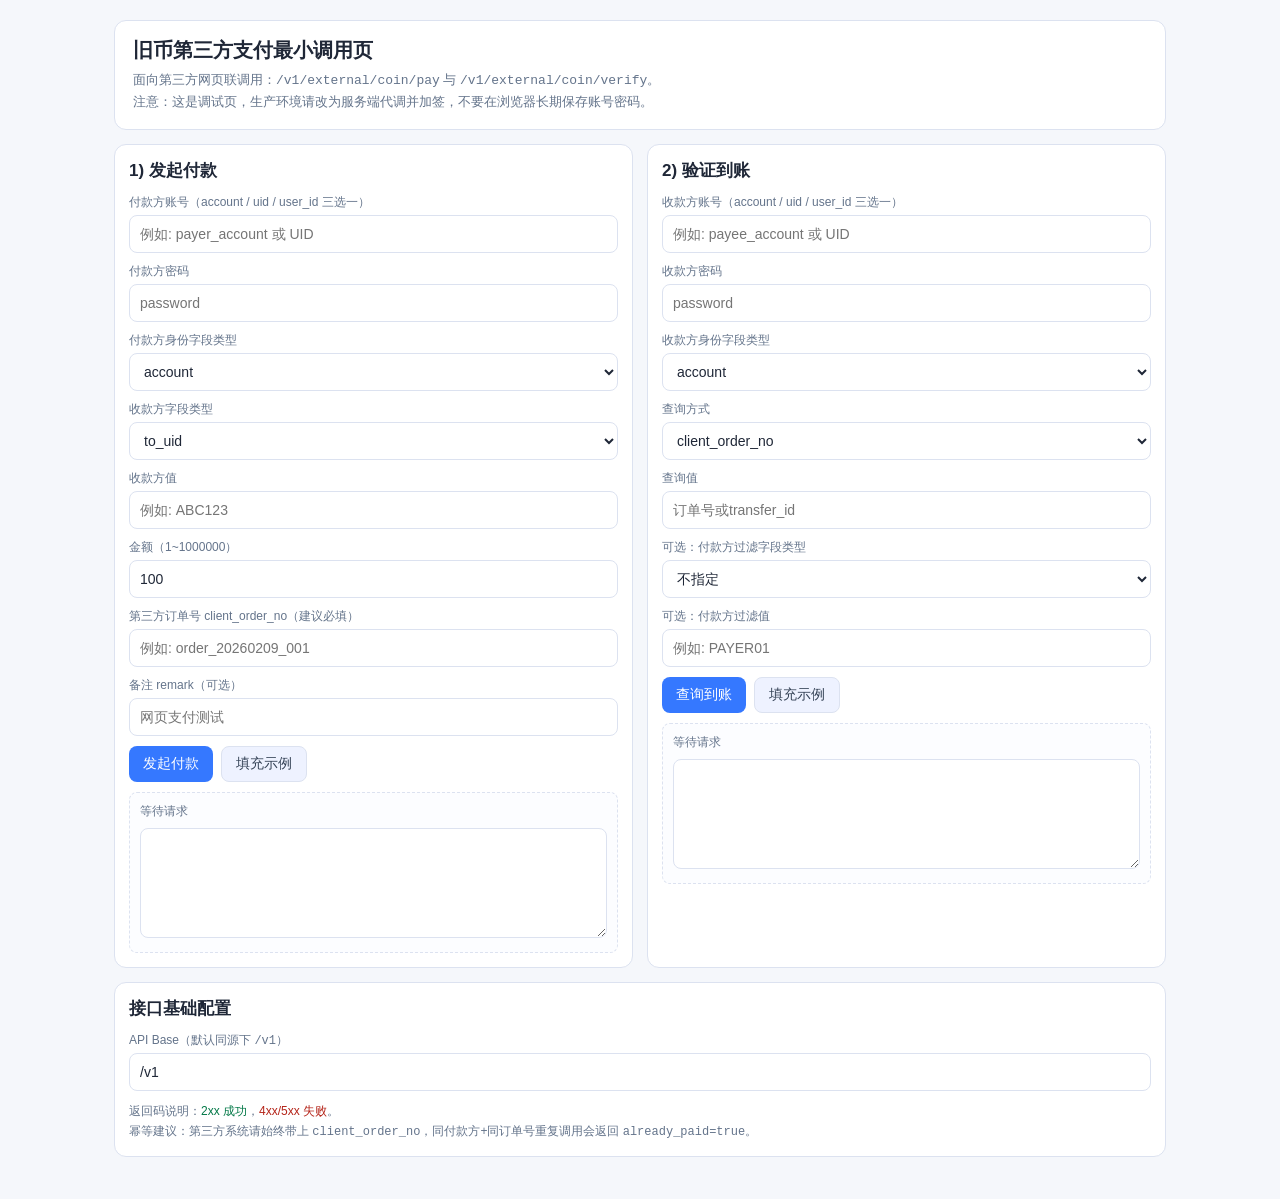
<file: webapp/coin-tool.html>
<!DOCTYPE html>
<html lang="zh-CN">
<head>
  <meta charset="UTF-8" />
  <meta name="viewport" content="width=device-width, initial-scale=1.0" />
  <title>旧币第三方支付调试页</title>
  <style>
    :root {
      --bg: #f5f7fb;
      --surface: #ffffff;
      --line: #dce2f0;
      --text: #1f2737;
      --muted: #64748b;
      --primary: #3578ff;
      --primary-hover: #2a63d6;
      --danger: #b42318;
    }
    * { box-sizing: border-box; }
    body {
      margin: 0;
      font-family: -apple-system, BlinkMacSystemFont, "Segoe UI", Roboto, "PingFang SC", "Microsoft YaHei", sans-serif;
      background: var(--bg);
      color: var(--text);
    }
    .wrap {
      max-width: 1080px;
      margin: 20px auto;
      padding: 0 14px 24px;
    }
    .header {
      background: var(--surface);
      border: 1px solid var(--line);
      border-radius: 12px;
      padding: 16px 18px;
      margin-bottom: 14px;
    }
    .header h1 {
      margin: 0;
      font-size: 20px;
    }
    .sub {
      margin-top: 6px;
      font-size: 13px;
      color: var(--muted);
      line-height: 1.6;
    }
    .grid {
      display: grid;
      grid-template-columns: 1fr;
      gap: 14px;
    }
    @media (min-width: 960px) {
      .grid { grid-template-columns: 1fr 1fr; }
    }
    .card {
      background: var(--surface);
      border: 1px solid var(--line);
      border-radius: 12px;
      padding: 14px;
    }
    .card h2 {
      margin: 0 0 12px;
      font-size: 17px;
    }
    .row {
      margin-bottom: 10px;
    }
    .row label {
      display: block;
      margin-bottom: 4px;
      font-size: 12px;
      color: var(--muted);
    }
    input, select, textarea {
      width: 100%;
      border: 1px solid var(--line);
      border-radius: 8px;
      min-height: 38px;
      padding: 8px 10px;
      font-size: 14px;
      color: var(--text);
      background: #fff;
      outline: none;
    }
    input:focus, select:focus, textarea:focus {
      border-color: var(--primary);
      box-shadow: 0 0 0 2px rgba(53, 120, 255, 0.15);
    }
    textarea {
      min-height: 110px;
      resize: vertical;
      font-family: ui-monospace, SFMono-Regular, Menlo, Consolas, monospace;
      font-size: 12px;
    }
    .actions {
      display: flex;
      gap: 8px;
      flex-wrap: wrap;
      margin-top: 8px;
    }
    button {
      min-height: 36px;
      border: 0;
      border-radius: 8px;
      padding: 0 14px;
      font-size: 14px;
      cursor: pointer;
      background: var(--primary);
      color: #fff;
    }
    button:hover { background: var(--primary-hover); }
    button.secondary {
      background: #eef2ff;
      color: #334155;
      border: 1px solid var(--line);
    }
    .result {
      margin-top: 10px;
      border: 1px dashed var(--line);
      border-radius: 8px;
      padding: 10px;
      background: #fcfdff;
    }
    .meta {
      font-size: 12px;
      color: var(--muted);
      margin-bottom: 8px;
    }
    .ok { color: #037847; }
    .err { color: var(--danger); }
    .hint {
      margin-top: 8px;
      font-size: 12px;
      color: var(--muted);
      line-height: 1.7;
    }
  </style>
</head>
<body>
  <div class="wrap">
    <div class="header">
      <h1>旧币第三方支付最小调用页</h1>
      <div class="sub">
        面向第三方网页联调用：<code>/v1/external/coin/pay</code> 与 <code>/v1/external/coin/verify</code>。<br/>
        注意：这是调试页，生产环境请改为服务端代调并加签，不要在浏览器长期保存账号密码。
      </div>
    </div>

    <div class="grid">
      <div class="card">
        <h2>1) 发起付款</h2>
        <div class="row">
          <label>付款方账号（account / uid / user_id 三选一）</label>
          <input id="pay-auth" placeholder="例如: payer_account 或 UID" />
        </div>
        <div class="row">
          <label>付款方密码</label>
          <input id="pay-password" type="password" placeholder="password" />
        </div>
        <div class="row">
          <label>付款方身份字段类型</label>
          <select id="pay-auth-type">
            <option value="account">account</option>
            <option value="uid">uid</option>
            <option value="user_id">user_id</option>
          </select>
        </div>
        <div class="row">
          <label>收款方字段类型</label>
          <select id="pay-target-type">
            <option value="to_uid">to_uid</option>
            <option value="to_account">to_account</option>
            <option value="to_user_id">to_user_id</option>
          </select>
        </div>
        <div class="row">
          <label>收款方值</label>
          <input id="pay-target" placeholder="例如: ABC123" />
        </div>
        <div class="row">
          <label>金额（1~1000000）</label>
          <input id="pay-amount" type="number" min="1" max="1000000" value="100" />
        </div>
        <div class="row">
          <label>第三方订单号 client_order_no（建议必填）</label>
          <input id="pay-order-no" placeholder="例如: order_20260209_001" />
        </div>
        <div class="row">
          <label>备注 remark（可选）</label>
          <input id="pay-remark" placeholder="网页支付测试" />
        </div>
        <div class="actions">
          <button id="btn-pay">发起付款</button>
          <button class="secondary" id="btn-pay-sample">填充示例</button>
        </div>
        <div class="result">
          <div id="pay-meta" class="meta">等待请求</div>
          <textarea id="pay-result" readonly></textarea>
        </div>
      </div>

      <div class="card">
        <h2>2) 验证到账</h2>
        <div class="row">
          <label>收款方账号（account / uid / user_id 三选一）</label>
          <input id="verify-auth" placeholder="例如: payee_account 或 UID" />
        </div>
        <div class="row">
          <label>收款方密码</label>
          <input id="verify-password" type="password" placeholder="password" />
        </div>
        <div class="row">
          <label>收款方身份字段类型</label>
          <select id="verify-auth-type">
            <option value="account">account</option>
            <option value="uid">uid</option>
            <option value="user_id">user_id</option>
          </select>
        </div>
        <div class="row">
          <label>查询方式</label>
          <select id="verify-query-type">
            <option value="client_order_no">client_order_no</option>
            <option value="transfer_id">transfer_id</option>
          </select>
        </div>
        <div class="row">
          <label>查询值</label>
          <input id="verify-query" placeholder="订单号或transfer_id" />
        </div>
        <div class="row">
          <label>可选：付款方过滤字段类型</label>
          <select id="verify-from-type">
            <option value="">不指定</option>
            <option value="from_uid">from_uid</option>
            <option value="from_account">from_account</option>
            <option value="from_user_id">from_user_id</option>
          </select>
        </div>
        <div class="row">
          <label>可选：付款方过滤值</label>
          <input id="verify-from" placeholder="例如: PAYER01" />
        </div>
        <div class="actions">
          <button id="btn-verify">查询到账</button>
          <button class="secondary" id="btn-verify-sample">填充示例</button>
        </div>
        <div class="result">
          <div id="verify-meta" class="meta">等待请求</div>
          <textarea id="verify-result" readonly></textarea>
        </div>
      </div>
    </div>

    <div class="card" style="margin-top:14px;">
      <h2>接口基础配置</h2>
      <div class="row">
        <label>API Base（默认同源下 <code>/v1</code>）</label>
        <input id="api-base" value="/v1" />
      </div>
      <div class="hint">
        返回码说明：<span class="ok">2xx 成功</span>，<span class="err">4xx/5xx 失败</span>。<br/>
        幂等建议：第三方系统请始终带上 <code>client_order_no</code>，同付款方+同订单号重复调用会返回 <code>already_paid=true</code>。
      </div>
    </div>
  </div>

  <script>
    function el(id) {
      return document.getElementById(id);
    }

    function pretty(obj) {
      try { return JSON.stringify(obj, null, 2); } catch (e) { return String(obj); }
    }

    function parseJsonSafe(text) {
      if (!text) return null;
      try { return JSON.parse(text); } catch (e) { return null; }
    }

    function setResult(metaId, outputId, ok, status, body, durationMs) {
      var meta = el(metaId);
      var output = el(outputId);
      if (meta) {
        meta.className = 'meta ' + (ok ? 'ok' : 'err');
        meta.textContent = 'HTTP ' + status + ' · ' + durationMs + 'ms';
      }
      if (output) {
        output.value = body;
      }
    }

    async function callApi(path, payload, metaId, outputId) {
      var base = (el('api-base').value || '/v1').trim();
      if (!base) base = '/v1';
      var url = base + path;
      var t0 = Date.now();
      try {
        var resp = await fetch(url, {
          method: 'POST',
          headers: { 'Content-Type': 'application/json' },
          body: JSON.stringify(payload)
        });
        var text = await resp.text();
        var json = parseJsonSafe(text);
        setResult(metaId, outputId, resp.ok, resp.status, json ? pretty(json) : text, Date.now() - t0);
      } catch (err) {
        setResult(metaId, outputId, false, 0, String(err), Date.now() - t0);
      }
    }

    function buildPayPayload() {
      var authType = el('pay-auth-type').value;
      var targetType = el('pay-target-type').value;
      var authVal = (el('pay-auth').value || '').trim();
      var targetVal = (el('pay-target').value || '').trim();
      var amount = parseInt(el('pay-amount').value || '0', 10);
      var password = el('pay-password').value || '';
      var orderNo = (el('pay-order-no').value || '').trim();
      var remark = (el('pay-remark').value || '').trim();

      var payload = {
        password: password,
        amount: isNaN(amount) ? 0 : amount,
        client_order_no: orderNo,
        remark: remark
      };
      payload[authType] = authVal;
      payload[targetType] = targetVal;
      return payload;
    }

    function buildVerifyPayload() {
      var authType = el('verify-auth-type').value;
      var authVal = (el('verify-auth').value || '').trim();
      var password = el('verify-password').value || '';
      var queryType = el('verify-query-type').value;
      var queryVal = (el('verify-query').value || '').trim();
      var fromType = el('verify-from-type').value;
      var fromVal = (el('verify-from').value || '').trim();

      var payload = { password: password };
      payload[authType] = authVal;
      payload[queryType] = queryVal;
      if (fromType && fromVal) {
        payload[fromType] = fromVal;
      }
      return payload;
    }

    el('btn-pay').addEventListener('click', function () {
      callApi('/external/coin/pay', buildPayPayload(), 'pay-meta', 'pay-result');
    });

    el('btn-verify').addEventListener('click', function () {
      callApi('/external/coin/verify', buildVerifyPayload(), 'verify-meta', 'verify-result');
    });

    el('btn-pay-sample').addEventListener('click', function () {
      el('pay-auth-type').value = 'account';
      el('pay-auth').value = 'payer_account';
      el('pay-password').value = 'payer_password';
      el('pay-target-type').value = 'to_uid';
      el('pay-target').value = 'ABC123';
      el('pay-amount').value = '100';
      el('pay-order-no').value = 'order_' + Date.now();
      el('pay-remark').value = '网页支付测试';
    });

    el('btn-verify-sample').addEventListener('click', function () {
      el('verify-auth-type').value = 'account';
      el('verify-auth').value = 'payee_account';
      el('verify-password').value = 'payee_password';
      el('verify-query-type').value = 'client_order_no';
      el('verify-query').value = el('pay-order-no').value || 'order_20260209_001';
      el('verify-from-type').value = 'from_uid';
      el('verify-from').value = 'PAYER01';
    });
  </script>
</body>
</html>
</file>
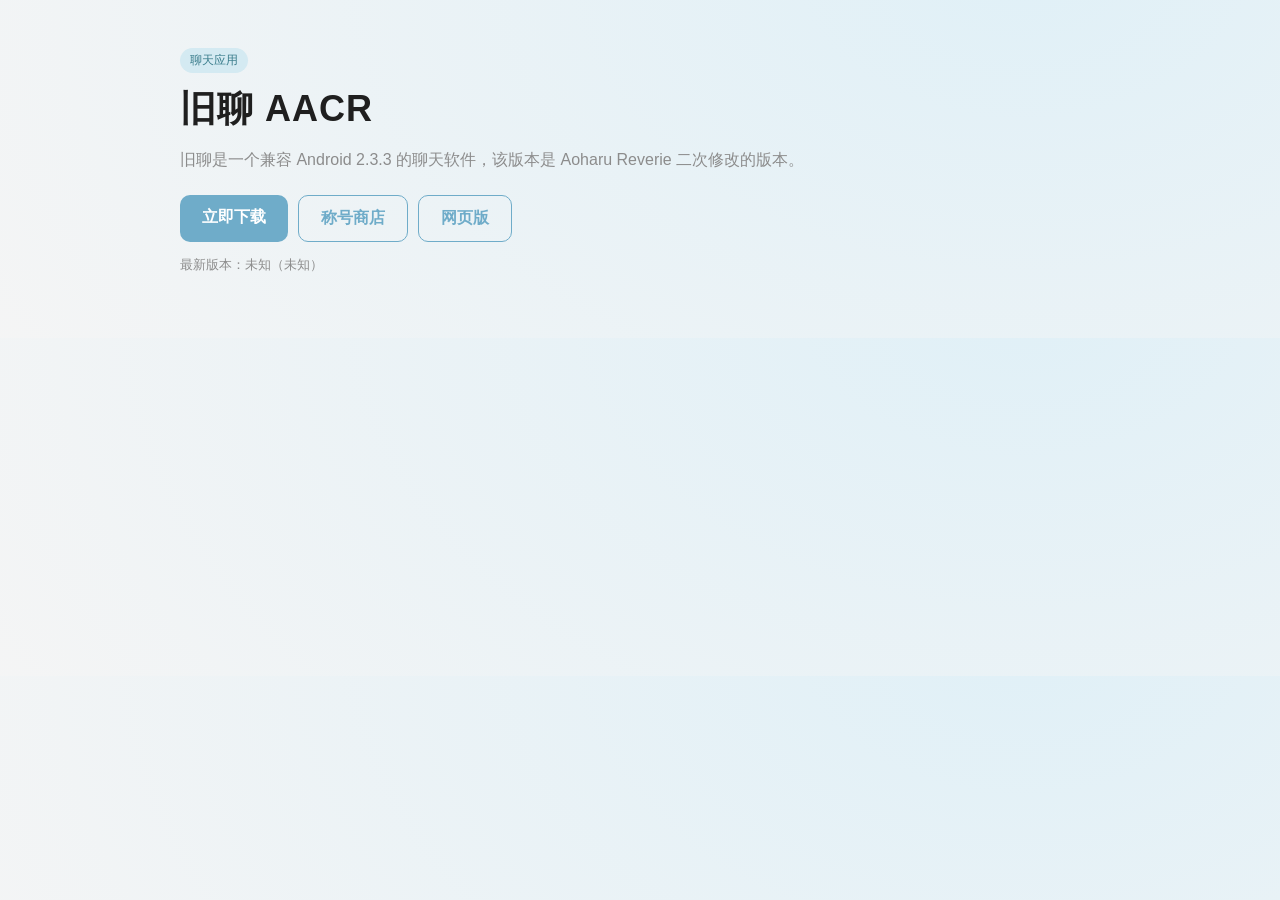
<file: webapp/landing.html>
<!DOCTYPE html><html lang="zh-CN"><head><meta charset="utf-8" /><meta name="viewport" content="width=device-width, initial-scale=1" /><title>旧聊 AACR</title><style>:root{color-scheme:light;--bg:#f5f5f5;--card:#ffffff;--text:#1f1f1f;--muted:#8c8c8c;--accent:#6FACC9}body{margin:0;font-family:"PingFang SC","Microsoft YaHei","Noto Sans CJK SC",sans-serif;background:radial-gradient(1200px 800px at 80% -10%,#e0f0f7,var(--bg));color:var(--text)}.wrap{max-width:920px;margin:0 auto;padding:48px 20px 64px}.hero{display:grid;grid-template-columns:repeat(auto-fit,minmax(260px,1fr));gap:24px;align-items:center}.title{font-size:36px;margin:0 0 12px;letter-spacing:1px}.desc{font-size:16px;line-height:1.8;color:var(--muted);margin:0 0 20px}.card{background:var(--card);border-radius:16px;padding:24px;box-shadow:0 18px 40px rgba(0,0,0,0.08)}.btn{display:inline-block;background:var(--accent);color:#fff;padding:12px 22px;border-radius:10px;text-decoration:none;font-weight:600}.btn[disabled]{opacity:0.5;pointer-events:none}.meta{margin-top:14px;font-size:13px;color:var(--muted)}ul{margin:0;padding-left:18px;color:var(--muted);line-height:1.8}.badge{display:inline-block;background:#d4eaf2;color:#3a7d8c;padding:4px 10px;border-radius:999px;font-size:12px;margin-bottom:12px}.btn-group{display:flex;gap:10px;flex-wrap:wrap;margin-bottom:14px}.btn.secondary{background:transparent;color:var(--accent);border:1px solid var(--accent)}</style></head><body><div class="wrap"><section class="hero"><div><div class="badge">聊天应用</div><h1 class="title">旧聊 AACR</h1><p class="desc">旧聊是一个兼容 Android 2.3.3 的聊天软件，该版本是 Aoharu Reverie 二次修改的版本。</p><div class="btn-group"><a class="btn" href="#">立即下载</a><a class="btn secondary" href="/shop">称号商店</a><a class="btn secondary" href="/app">网页版</a></div><div class="meta">最新版本：未知（未知）</div></div></section></div></body></html>
</file>
